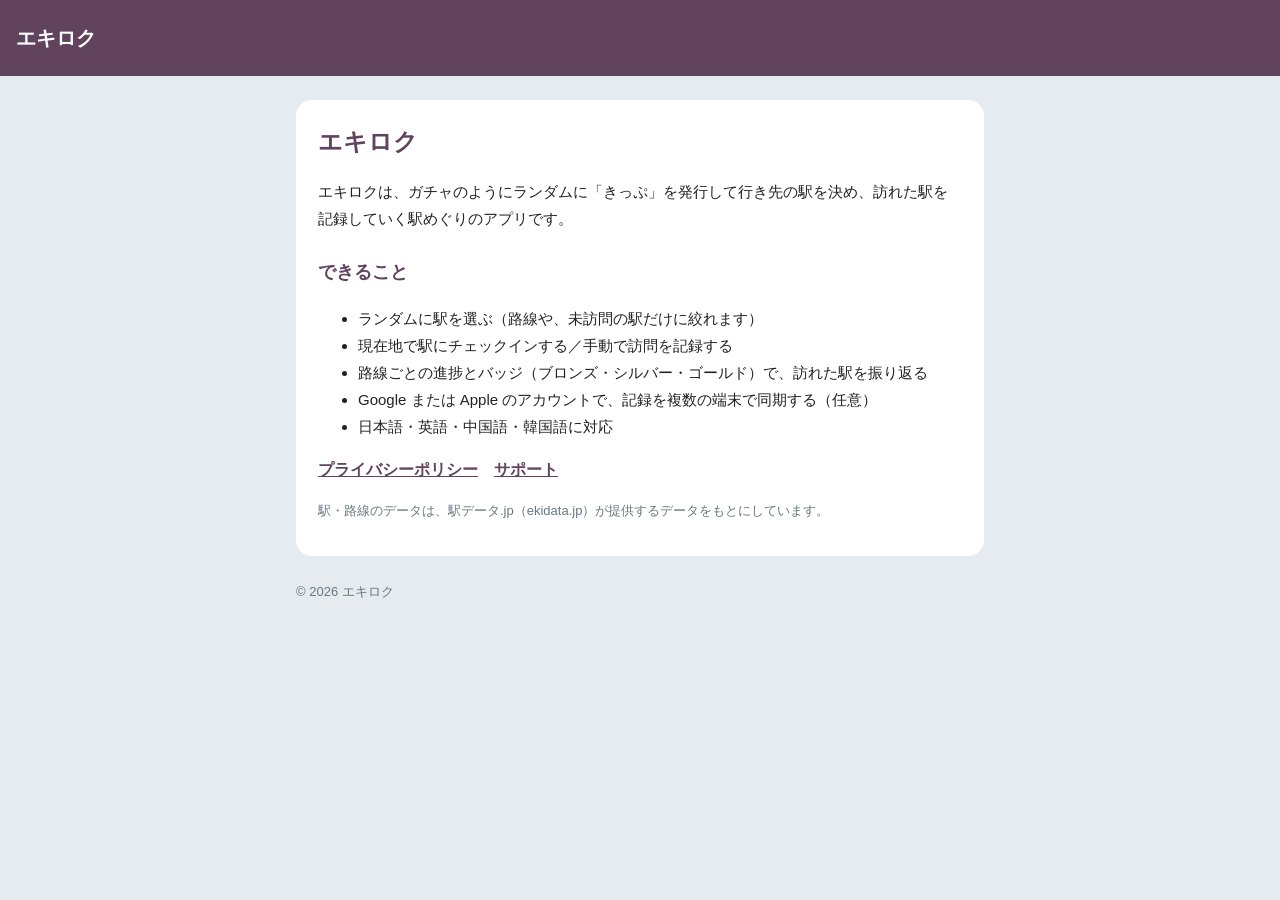
<file: index.html>
<!doctype html>
<html lang="ja"><head><meta charset="utf-8"><meta name="viewport" content="width=device-width,initial-scale=1">
<title>エキロク</title><meta name="description" content="エキロクは、ランダムに選んだ駅を訪ねて記録する、駅めぐりのアプリです。"><link rel="stylesheet" href="style.css"></head>
<body>
<header><a href="./">エキロク</a></header>
<main>
<div class="card">
<h1>エキロク</h1>
<p>エキロクは、ガチャのようにランダムに「きっぷ」を発行して行き先の駅を決め、訪れた駅を記録していく駅めぐりのアプリです。</p>
<h2>できること</h2>
<ul>
<li>ランダムに駅を選ぶ（路線や、未訪問の駅だけに絞れます）</li>
<li>現在地で駅にチェックインする／手動で訪問を記録する</li>
<li>路線ごとの進捗とバッジ（ブロンズ・シルバー・ゴールド）で、訪れた駅を振り返る</li>
<li>Google または Apple のアカウントで、記録を複数の端末で同期する（任意）</li>
<li>日本語・英語・中国語・韓国語に対応</li>
</ul>
<p><nav><a href="privacy.html">プライバシーポリシー</a><a href="support.html">サポート</a></nav></p>
<p class="muted">駅・路線のデータは、駅データ.jp（ekidata.jp）が提供するデータをもとにしています。</p>
</div>
</main>
<footer>&copy; 2026 エキロク</footer>
</body></html>
</file>
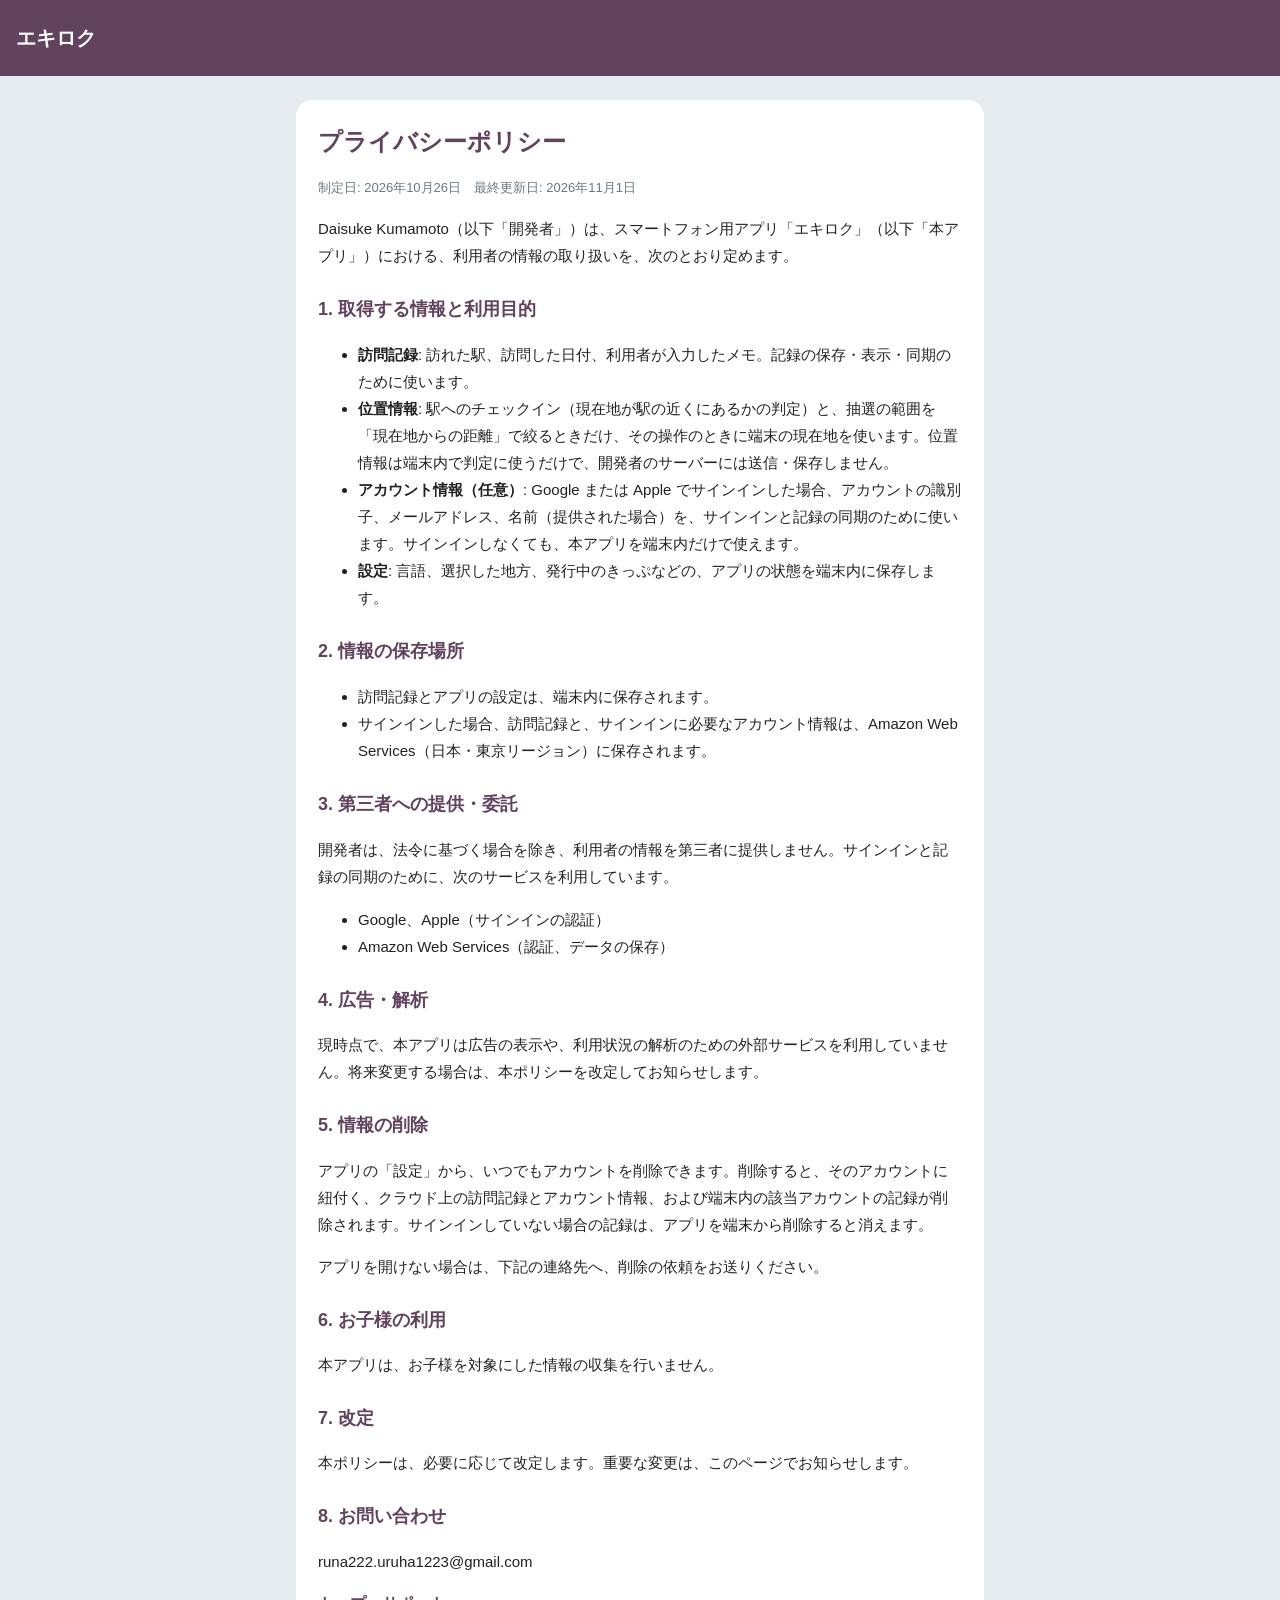
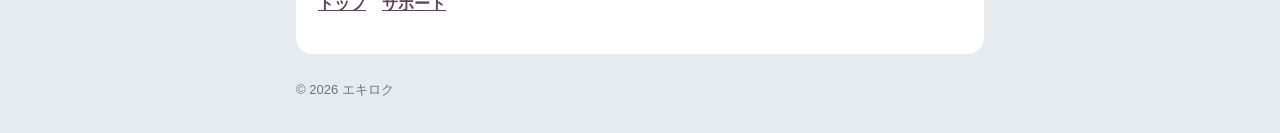
<file: privacy.html>
<!doctype html>
<html lang="ja"><head><meta charset="utf-8"><meta name="viewport" content="width=device-width,initial-scale=1">
<title>プライバシーポリシー | エキロク</title><link rel="stylesheet" href="style.css"></head>
<body>
<header><a href="./">エキロク</a></header>
<main><div class="card">
<h1>プライバシーポリシー</h1>
<p class="muted">制定日: 2026年10月26日　最終更新日: 2026年11月1日</p>
<p>Daisuke Kumamoto（以下「開発者」）は、スマートフォン用アプリ「エキロク」（以下「本アプリ」）における、利用者の情報の取り扱いを、次のとおり定めます。</p>

<h2>1. 取得する情報と利用目的</h2>
<ul>
<li><b>訪問記録</b>: 訪れた駅、訪問した日付、利用者が入力したメモ。記録の保存・表示・同期のために使います。</li>
<li><b>位置情報</b>: 駅へのチェックイン（現在地が駅の近くにあるかの判定）と、抽選の範囲を「現在地からの距離」で絞るときだけ、その操作のときに端末の現在地を使います。位置情報は端末内で判定に使うだけで、開発者のサーバーには送信・保存しません。</li>
<li><b>アカウント情報（任意）</b>: Google または Apple でサインインした場合、アカウントの識別子、メールアドレス、名前（提供された場合）を、サインインと記録の同期のために使います。サインインしなくても、本アプリを端末内だけで使えます。</li>
<li><b>設定</b>: 言語、選択した地方、発行中のきっぷなどの、アプリの状態を端末内に保存します。</li>
</ul>

<h2>2. 情報の保存場所</h2>
<ul>
<li>訪問記録とアプリの設定は、端末内に保存されます。</li>
<li>サインインした場合、訪問記録と、サインインに必要なアカウント情報は、Amazon Web Services（日本・東京リージョン）に保存されます。</li>
</ul>

<h2>3. 第三者への提供・委託</h2>
<p>開発者は、法令に基づく場合を除き、利用者の情報を第三者に提供しません。サインインと記録の同期のために、次のサービスを利用しています。</p>
<ul>
<li>Google、Apple（サインインの認証）</li>
<li>Amazon Web Services（認証、データの保存）</li>
</ul>

<h2>4. 広告・解析</h2>
<p>現時点で、本アプリは広告の表示や、利用状況の解析のための外部サービスを利用していません。将来変更する場合は、本ポリシーを改定してお知らせします。</p>

<h2>5. 情報の削除</h2>
<p>アプリの「設定」から、いつでもアカウントを削除できます。削除すると、そのアカウントに紐付く、クラウド上の訪問記録とアカウント情報、および端末内の該当アカウントの記録が削除されます。サインインしていない場合の記録は、アプリを端末から削除すると消えます。</p>
<p>アプリを開けない場合は、下記の連絡先へ、削除の依頼をお送りください。</p>

<h2>6. お子様の利用</h2>
<p>本アプリは、お子様を対象にした情報の収集を行いません。</p>

<h2>7. 改定</h2>
<p>本ポリシーは、必要に応じて改定します。重要な変更は、このページでお知らせします。</p>

<h2>8. お問い合わせ</h2>
<p>runa222.uruha1223@gmail.com</p>
<p><nav><a href="./">トップ</a><a href="support.html">サポート</a></nav></p>
</div></main>
<footer>&copy; 2026 エキロク</footer>
</body></html>
</file>
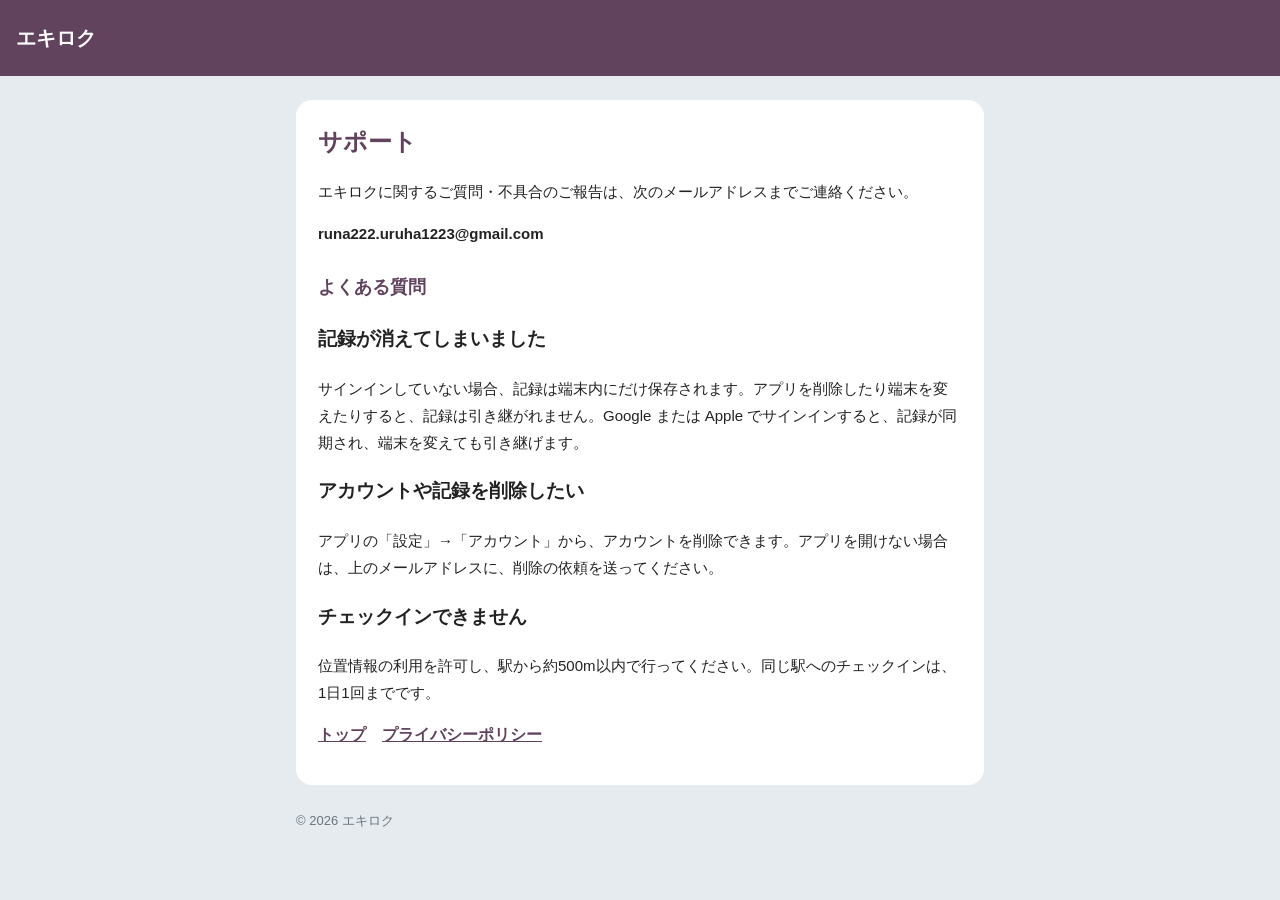
<file: support.html>
<!doctype html>
<html lang="ja"><head><meta charset="utf-8"><meta name="viewport" content="width=device-width,initial-scale=1">
<title>サポート | エキロク</title><link rel="stylesheet" href="style.css"></head>
<body>
<header><a href="./">エキロク</a></header>
<main><div class="card">
<h1>サポート</h1>
<p>エキロクに関するご質問・不具合のご報告は、次のメールアドレスまでご連絡ください。</p>
<p><b>runa222.uruha1223@gmail.com</b></p>
<h2>よくある質問</h2>
<h3>記録が消えてしまいました</h3>
<p>サインインしていない場合、記録は端末内にだけ保存されます。アプリを削除したり端末を変えたりすると、記録は引き継がれません。Google または Apple でサインインすると、記録が同期され、端末を変えても引き継げます。</p>
<h3>アカウントや記録を削除したい</h3>
<p>アプリの「設定」→「アカウント」から、アカウントを削除できます。アプリを開けない場合は、上のメールアドレスに、削除の依頼を送ってください。</p>
<h3>チェックインできません</h3>
<p>位置情報の利用を許可し、駅から約500m以内で行ってください。同じ駅へのチェックインは、1日1回までです。</p>
<p><nav><a href="./">トップ</a><a href="privacy.html">プライバシーポリシー</a></nav></p>
</div></main>
<footer>&copy; 2026 エキロク</footer>
</body></html>
</file>
<file: style.css>
:root{--ink:#61435E;--bg:#E5EBEE;--card:#fff;--muted:#6b7780}
*{box-sizing:border-box}
body{margin:0;background:var(--bg);color:#222;font-family:-apple-system,BlinkMacSystemFont,"Hiragino Sans","Noto Sans JP",sans-serif;line-height:1.8}
header{background:var(--ink);color:#fff;padding:20px 16px}
header a{color:#fff;text-decoration:none;font-weight:700;font-size:20px}
main{max-width:720px;margin:24px auto;padding:0 16px}
.card{background:var(--card);border-radius:16px;padding:20px 22px;margin-bottom:16px}
h1{color:var(--ink);font-size:24px;margin:0 0 8px}
h2{color:var(--ink);font-size:18px;margin:24px 0 6px}
p,li{font-size:15px}
.muted{color:var(--muted);font-size:13px}
nav a{color:var(--ink);margin-right:16px;font-weight:600}
footer{max-width:720px;margin:8px auto 32px;padding:0 16px;color:var(--muted);font-size:13px}
</file>
